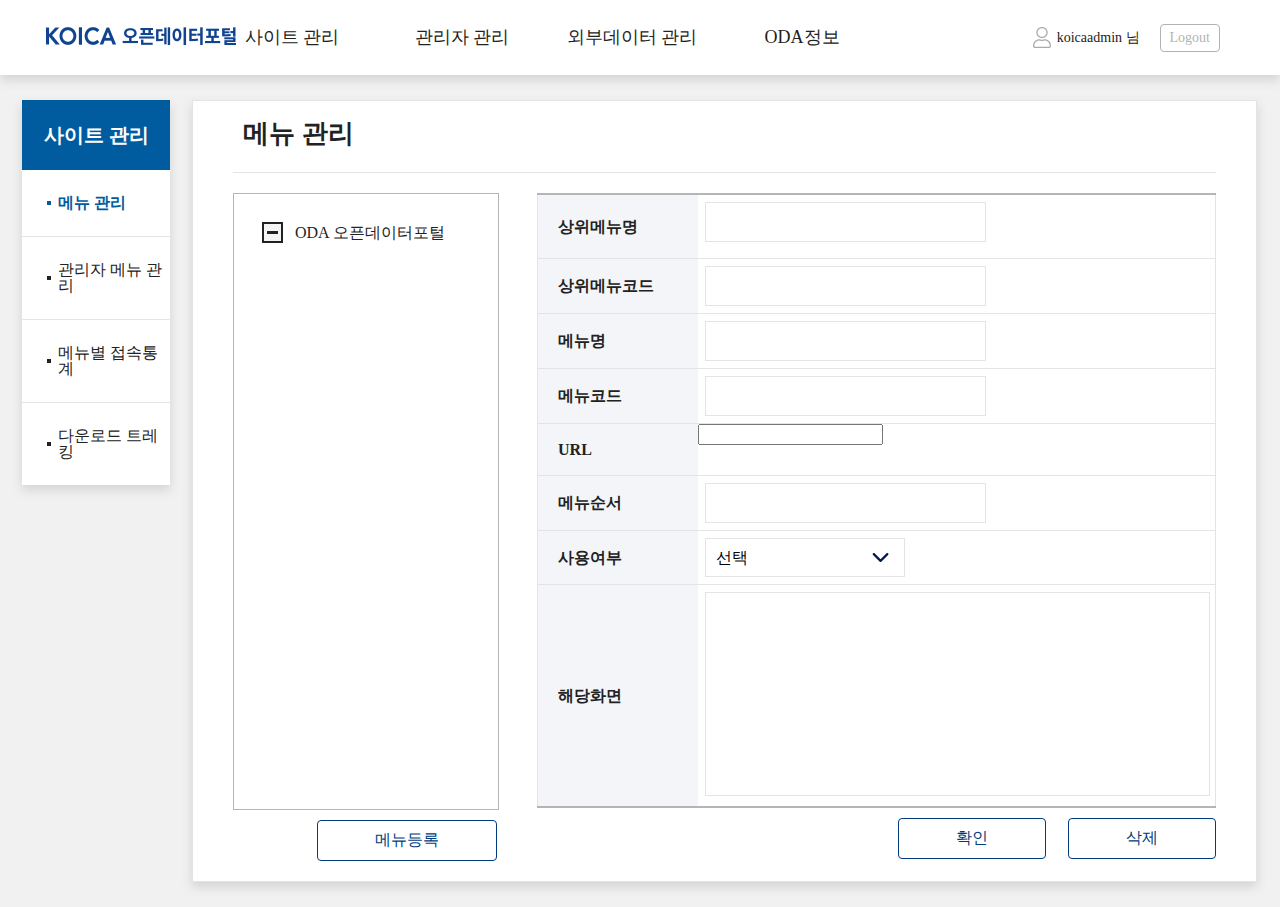
<file: index.html>
<!DOCTYPE html>
<html lang="ko">
<head>
    <meta charset="UTF-8">
    <meta http-equiv="X-UA-Compatible" content="IE=edge">
    <meta name="viewport" content="width=device-width, initial-scale=1.0">
    <title>사이트 관리</title>
    <!-- CDN -->
    <script src='//cdnjs.cloudflare.com/ajax/libs/jquery/3.3.1/jquery.min.js'></script>
    <!-- 로컬소스 -->
    <link href="./assets/css/reset.css" rel="stylesheet">
    <link href="./assets/css/main.css" rel="stylesheet">
    <script src="./assets/js/include.js"></script>
    <script src="./assets/js/main.js"></script>
</head>
<body>
    <div id="main">
        <header id="header"></header>
        <div id="container">
            <nav id="siteNav">
                <div class="nav-inner">
                    <div class="nav-title">
                        <span>사이트 관리</span>
                    </div>
                    <ul class="list">
                        <li class="on"><a href="./index.html"><img src="./assets/images/rectangle_select.png" alt="리스트 아이콘">메뉴 관리</a></li>
                        <li><a href="javascript:void(0)"><img src="./assets/images/rectangle.png" alt="리스트 아이콘">관리자 메뉴 관리</a></li>
                        <li><a href="javascript:void(0)"><img src="./assets/images/rectangle.png" alt="리스트 아이콘">메뉴별 접속통계</a></li>
                        <li><a href="javascript:void(0)"><img src="./assets/images/rectangle.png" alt="리스트 아이콘">다운로드 트레킹</a></li>
                    </ul>
                </div>
            </nav>
            <section id="siteManage">
                <div class="menu-manage">
                    <div class="title">
                        <strong>메뉴 관리</strong>
                    </div>
                    <div class="menu-container">
                        <div class="accordion-menu">
                            <div class="accordion-inner">
                                <ul class="list">
                                    <li>
                                        <div class="list-item item-01"><p><img src="./assets/images/list_icon.png" alt="리스트 아이콘">ODA 오픈데이터포털</p></div>
                                        <div class="list-item item-02 off"><p><img src="./assets/images/list_icon.png" alt="리스트 아이콘">국가별 개발협력 동향(사용)</p></div>
                                        <div class="list-item item-03 off">
                                            <p><img src="./assets/images/list_icon.png" alt="리스트 아이콘">국별개항(사용)</p>
                                            <p><img src="./assets/images/list_icon.png" alt="리스트 아이콘">개발협력동향(사용)</p>
                                        </div>
                                    </li>
                                </ul>
                            </div>
                            <div class="btn-wrap">
                                <button type="button">메뉴등록</button>
                            </div>
                        </div>
                        <form class="menu-table">
                            <table>
                                <tr>
                                    <th><label for="topMenu">상위메뉴명</label></th>
                                    <td><input type="text" id="topMenu"></td>
                                </tr>
                                <tr>
                                    <th><label for="topMenuCode">상위메뉴코드</label></th>
                                    <td><input type="text" id="topMenuCode"></td>
                                </tr>
                                <tr>
                                    <th><label for="menuName">메뉴명</label></th>
                                    <td><input type="text" id="menuName"></td>
                                </tr>
                                <tr>
                                    <th><label for="menuCode">메뉴코드</label></th>
                                    <td><input type="text" id="menuCode"></td>
                                </tr>
                                <tr>
                                    <th><label for="url">URL</label></th>
                                    <td><input type="url" id="url"></td>
                                </tr>
                                <tr>
                                    <th><label for="menuOrder">메뉴순서</label></th>
                                    <td><input type="text" id="menuOrder"></td>
                                </tr>
                                <tr>
                                    <th><label for="useNot">사용여부</label></th>
                                    <td>
                                        <select id="useNot">
                                            <option disabled selected hidden>선택</option>
                                            <option>사용</option>
                                            <option>중지</option>
                                        </select>
                                    </td>
                                </tr>
                                <tr>
                                    <th><label for="selectScreen">해당화면</label></th>
                                    <td><textarea id="selectScreen"></textarea></td>
                                </tr>
                            </table>
                            <div class="btn-wrap">
                                <button type="submit">확인</button>
                                <button type="reset">삭제</button>
                            </div>
                        </form>
                    </div>
                </div>
            </section>
        </div>
    </div>
</body>
</html>
</file>
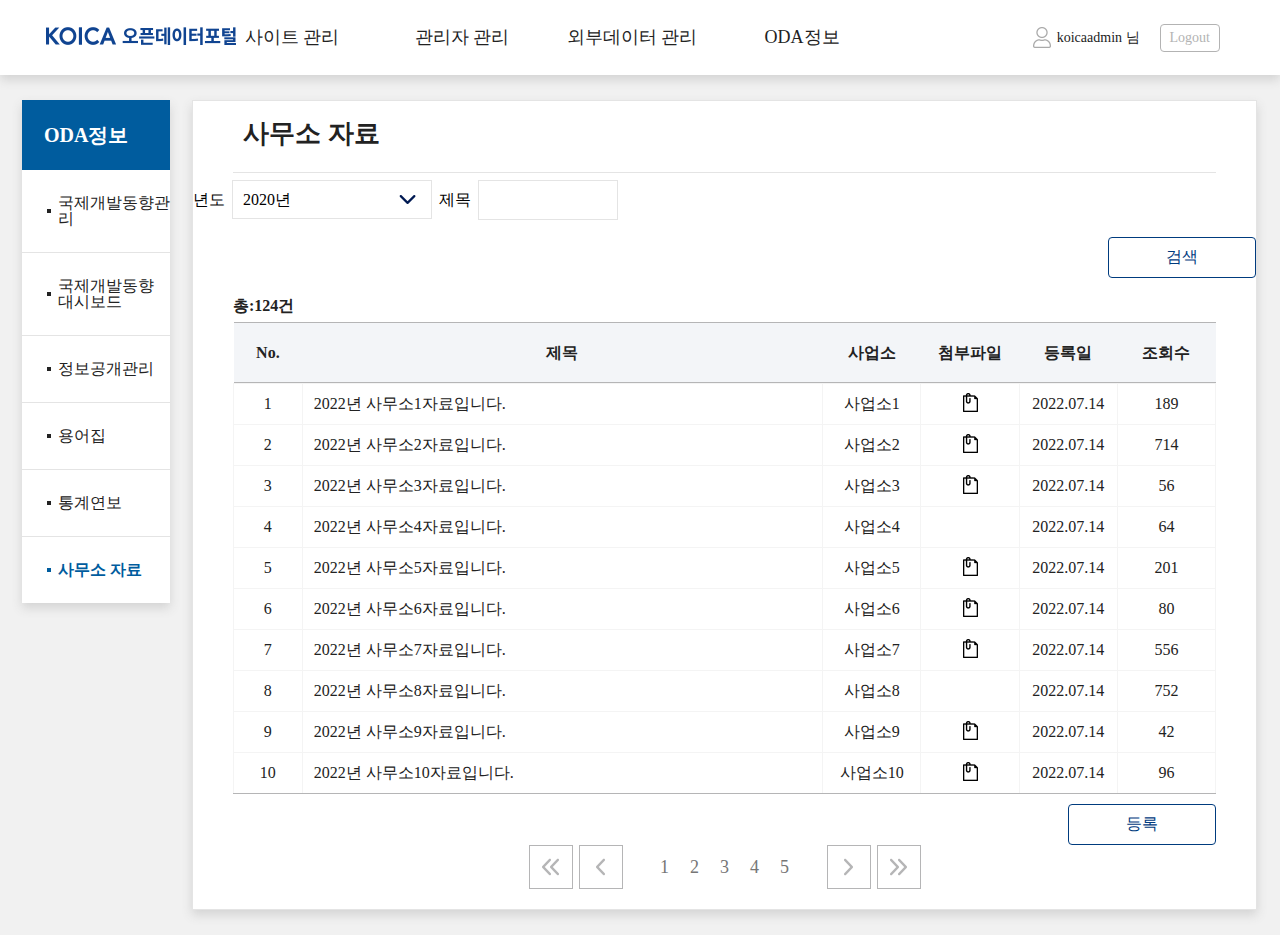
<file: html/sub/oda.html>
<!DOCTYPE html>
<html lang="en">
<head>
    <meta charset="UTF-8">
    <meta http-equiv="X-UA-Compatible" content="IE=edge">
    <meta name="viewport" content="width=device-width, initial-scale=1.0">
    <title>ODA정보</title>
        <!-- CDN -->
        <script src='//cdnjs.cloudflare.com/ajax/libs/jquery/3.3.1/jquery.min.js'></script>
        <!-- 로컬소스 -->
        <link href="../../assets/css/reset.css" rel="stylesheet">
        <link href="../../assets/css/sub.css" rel="stylesheet">
        <script src="../../assets/js/include.js"></script>
</head>
<body>
    <div id="main">
        <header id="header"></header>
        <div id="container">
            <nav id="siteNav">
                <div class="nav-inner">
                    <div class="nav-title">
                        <span>ODA정보</span>
                    </div>
                    <ul class="list">
                        <li><a href="../sub/oda.html"><img src="../../assets/images/rectangle.png" alt="리스트 아이콘">국제개발동향관리</a></li>
                        <li><a href="javascript:void(0)"><img src="../../assets/images/rectangle.png" alt="리스트 아이콘">국제개발동향 대시보드</a></li>
                        <li><a href="javascript:void(0)"><img src="../../assets/images/rectangle.png" alt="리스트 아이콘">정보공개관리</a></li>
                        <li><a href="javascript:void(0)"><img src="../../assets/images/rectangle.png" alt="리스트 아이콘">용어집</a></li>
                        <li><a href="javascript:void(0)"><img src="../../assets/images/rectangle.png" alt="리스트 아이콘">통계연보</a></li>
                        <li class="on"><a href="javascript:void(0)"><img src="../../assets/images/rectangle_select.png" alt="리스트 아이콘">사무소 자료</a></li>
                    </ul>
                </div>
            </nav>
            <section id="odaInform">
                <div class="office-data">
                    <div class="title">
                        <strong>사무소 자료</strong>
                    </div>
                    <div class="search">
                        <table class="search-tb">
                            <caption>리스트</caption>
                            <tbody>
                                <tr>
                                    <th><label for="year">년도</label></th>
                                    <td>
                                        <select id="year">
                                            <option selected>2020년</option>
                                            <option>2019년</option>
                                            <option>2018년</option>
                                        </select>
                                    </td>
                                    <th><label for="name">제목</label></th>
                                    <td><input type="text" id="name"></td>
                                </tr>
                            </tbody>
                        </table>
                        <div class="btn-wrap">
                            <button type="button">검색</button>
                        </div>
                    </div>
                    <div class="result">
                        <span>총:124건</span>
                        <table class="result-tb">
                            <caption>리스트</caption>
                            <colgroup>
                                <col width="7%"/>
                                <col width="53%"/>
                                <col width="10%"/>
                                <col width="10%"/>
                                <col width="10%"/>
                                <col width="10%"/>
                            </colgroup>
                            <thead>
                                <tr>
                                    <th>No.</th>
                                    <th>제목</th>
                                    <th>사업소</th>
                                    <th>첨부파일</th>
                                    <th>등록일</th>
                                    <th>조회수</th>
                                </tr>
                            </thead>
                            <tbody>
                                <tr>
                                    <td>1</td>
                                    <td><a href="javascript:void(0)">2022년 사무소1자료입니다.</a></td>
                                    <td>사업소1</td>
                                    <td><img src="../../assets/images/file_icon.png" alt="파일 아이콘"></td>
                                    <td>2022.07.14</td>
                                    <td>189</td>
                                </tr>
                                <tr>
                                    <td>2</td>
                                    <td><a href="javascript:void(0)">2022년 사무소2자료입니다.</a></td>
                                    <td>사업소2</td>
                                    <td><img src="../../assets/images/file_icon.png" alt="파일 아이콘"></td>
                                    <td>2022.07.14</td>
                                    <td>714</td>
                                </tr>
                                <tr>
                                    <td>3</td>
                                    <td><a href="javascript:void(0)">2022년 사무소3자료입니다.</a></td>
                                    <td>사업소3</td>
                                    <td><img src="../../assets/images/file_icon.png" alt="파일 아이콘"></td>
                                    <td>2022.07.14</td>
                                    <td>56</td>
                                </tr>
                                <tr>
                                    <td>4</td>
                                    <td><a href="javascript:void(0)">2022년 사무소4자료입니다.</a></td>
                                    <td>사업소4</td>
                                    <td></td>
                                    <td>2022.07.14</td>
                                    <td>64</td>
                                </tr>
                                <tr>
                                    <td>5</td>
                                    <td><a href="javascript:void(0)">2022년 사무소5자료입니다.</a></td>
                                    <td>사업소5</td>
                                    <td><img src="../../assets/images/file_icon.png" alt="파일 아이콘"></td>
                                    <td>2022.07.14</td>
                                    <td>201</td>
                                </tr>
                                <tr>
                                    <td>6</td>
                                    <td><a href="javascript:void(0)">2022년 사무소6자료입니다.</a></td>
                                    <td>사업소6</td>
                                    <td><img src="../../assets/images/file_icon.png" alt="파일 아이콘"></td>
                                    <td>2022.07.14</td>
                                    <td>80</td>
                                </tr>
                                <tr>
                                    <td>7</td>
                                    <td><a href="javascript:void(0)">2022년 사무소7자료입니다.</a></td>
                                    <td>사업소7</td>
                                    <td><img src="../../assets/images/file_icon.png" alt="파일 아이콘"></td>
                                    <td>2022.07.14</td>
                                    <td>556</td>
                                </tr>
                                <tr>
                                    <td>8</td>
                                    <td><a href="javascript:void(0)">2022년 사무소8자료입니다.</a></td>
                                    <td>사업소8</td>
                                    <td></td>
                                    <td>2022.07.14</td>
                                    <td>752</td>
                                </tr>
                                <tr>
                                    <td>9</td>
                                    <td><a href="javascript:void(0)">2022년 사무소9자료입니다.</a></td>
                                    <td>사업소9</td>
                                    <td><img src="../../assets/images/file_icon.png" alt="파일 아이콘"></td>
                                    <td>2022.07.14</td>
                                    <td>42</td>
                                </tr>
                                <tr>
                                    <td>10</td>
                                    <td><a href="javascript:void(0)">2022년 사무소10자료입니다.</a></td>
                                    <td>사업소10</td>
                                    <td><img src="../../assets/images/file_icon.png" alt="파일 아이콘"></td>
                                    <td>2022.07.14</td>
                                    <td>96</td>
                                </tr>
                            </tbody>
                        </table>
                        <div class="btn-wrap">
                            <button type="button">등록</button>
                        </div>
                    </div>
                    <div class="page">
                        <div class="btn-wrap">
                            <button type="button"><img src="../../assets/images/first_arrow.png" alt="첫 페이지 버튼"></button>
                            <button type="button"><img src="../../assets/images/prev_arrow.png" alt="이전 버튼"></button>
                        </div>
                        <ul>
                            <li><a href="javascript:void(0)">1</a></li>
                            <li><a href="javascript:void(0)">2</a></li>
                            <li><a href="javascript:void(0)">3</a></li>
                            <li><a href="javascript:void(0)">4</a></li>
                            <li><a href="javascript:void(0)">5</a></li>
                        </ul>
                        <div class="btn-wrap">
                            <button type="button"><img src="../../assets/images/next_arrow.png" alt="다음 버튼"></button>
                            <button type="button"><img src="../../assets/images/end_arrow.png" alt="마지막 페이지 버튼"></button>
                        </div>
                    </div>
                </div>
            </section>
        </div>
    </div>
</body>
</html>
</file>
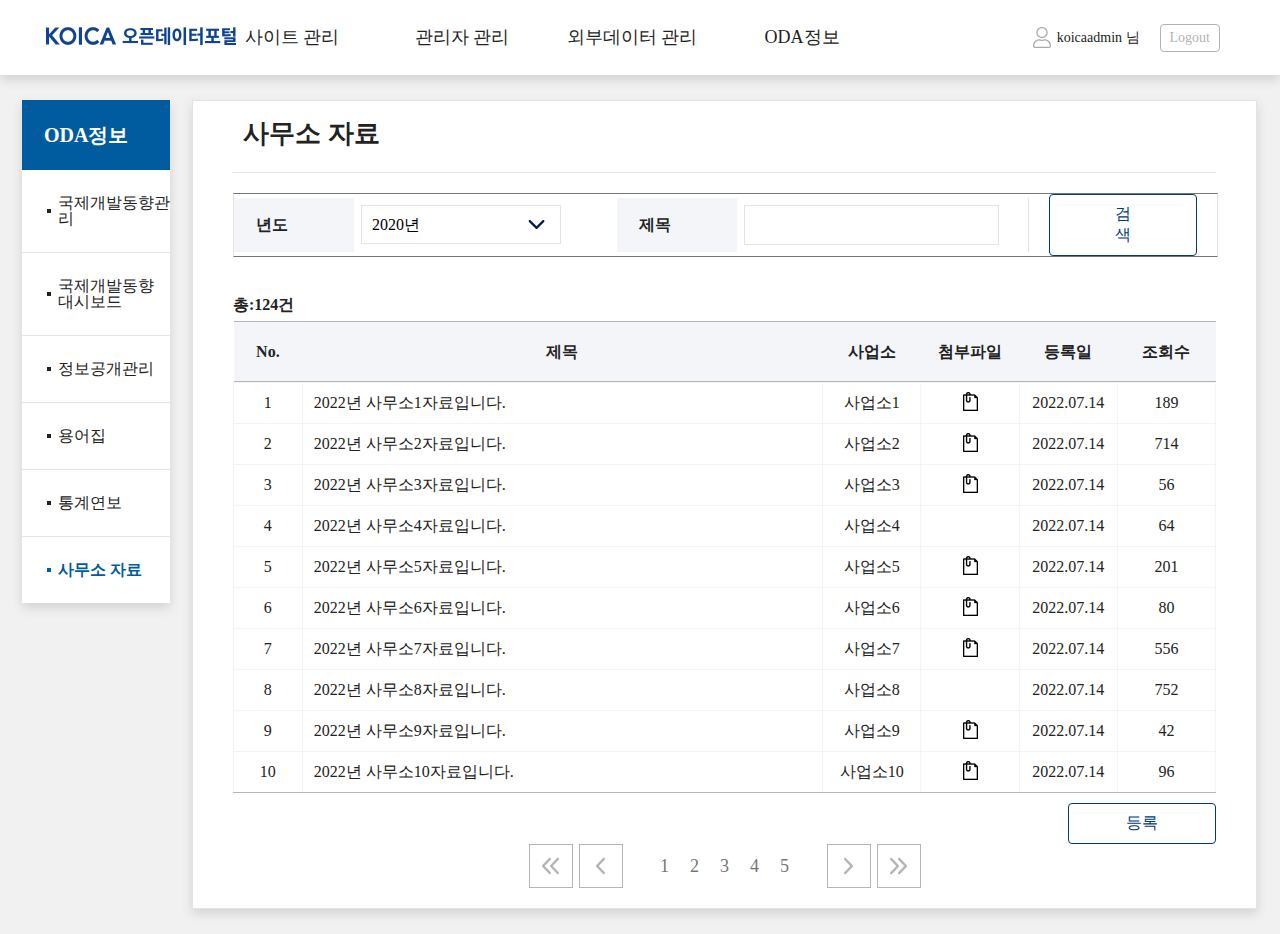
<file: html/sub/oda06.html>
<!DOCTYPE html>
<html lang="en">
<head>
    <meta charset="UTF-8">
    <meta http-equiv="X-UA-Compatible" content="IE=edge">
    <meta name="viewport" content="width=device-width, initial-scale=1.0">
    <title>ODA정보</title>
        <!-- CDN -->
        <script src='//cdnjs.cloudflare.com/ajax/libs/jquery/3.3.1/jquery.min.js'></script>
        <!-- 로컬소스 -->
        <link href="../../assets/css/reset.css" rel="stylesheet">
        <link href="../../assets/css/sub.css" rel="stylesheet">
        <script src="../../assets/js/include.js"></script>
</head>
<body>
    <div id="main">
        <header id="header"></header>
        <div id="container">
            <nav id="siteNav">
                <div class="nav-inner">
                    <div class="nav-title">
                        <span>ODA정보</span>
                    </div>
                    <ul class="list">
                        <li><a href="../sub/oda01.html"><img src="../../assets/images/rectangle.png" alt="리스트 아이콘">국제개발동향관리</a></li>
                        <li><a href="javascript:void(0)"><img src="../../assets/images/rectangle.png" alt="리스트 아이콘">국제개발동향 대시보드</a></li>
                        <li><a href="javascript:void(0)"><img src="../../assets/images/rectangle.png" alt="리스트 아이콘">정보공개관리</a></li>
                        <li><a href="javascript:void(0)"><img src="../../assets/images/rectangle.png" alt="리스트 아이콘">용어집</a></li>
                        <li><a href="javascript:void(0)"><img src="../../assets/images/rectangle.png" alt="리스트 아이콘">통계연보</a></li>
                        <li class="on"><a href="../sub/oda06.html"><img src="../../assets/images/rectangle_select.png" alt="리스트 아이콘">사무소 자료</a></li>
                    </ul>
                </div>
            </nav>
            <section id="odaInform">
                <div class="office-data">
                    <div class="title">
                        <strong>사무소 자료</strong>
                    </div>
                    <div class="search-06">
                        <table class="search-tb">
                            <caption>리스트</caption>
                            <tbody>
                                <tr>
                                    <th><label for="year">년도</label></th>
                                    <td>
                                        <select id="year">
                                            <option selected>2020년</option>
                                            <option>2019년</option>
                                            <option>2018년</option>
                                        </select>
                                    </td>
                                    <th><label for="name">제목</label></th>
                                    <td><input type="text" id="name"></td>
                                </tr>
                            </tbody>
                        </table>
                        <div class="btn-wrap">
                            <button type="button">검색</button>
                        </div>
                    </div>
                    <div class="result">
                        <span>총:124건</span>
                        <table class="result-tb">
                            <caption>리스트</caption>
                            <colgroup>
                                <col width="7%"/>
                                <col width="53%"/>
                                <col width="10%"/>
                                <col width="10%"/>
                                <col width="10%"/>
                                <col width="10%"/>
                            </colgroup>
                            <thead>
                                <tr>
                                    <th>No.</th>
                                    <th>제목</th>
                                    <th>사업소</th>
                                    <th>첨부파일</th>
                                    <th>등록일</th>
                                    <th>조회수</th>
                                </tr>
                            </thead>
                            <tbody>
                                <tr>
                                    <td>1</td>
                                    <td><a href="javascript:void(0)">2022년 사무소1자료입니다.</a></td>
                                    <td>사업소1</td>
                                    <td><img src="../../assets/images/file_icon.png" alt="파일 아이콘"></td>
                                    <td>2022.07.14</td>
                                    <td>189</td>
                                </tr>
                                <tr>
                                    <td>2</td>
                                    <td><a href="javascript:void(0)">2022년 사무소2자료입니다.</a></td>
                                    <td>사업소2</td>
                                    <td><img src="../../assets/images/file_icon.png" alt="파일 아이콘"></td>
                                    <td>2022.07.14</td>
                                    <td>714</td>
                                </tr>
                                <tr>
                                    <td>3</td>
                                    <td><a href="javascript:void(0)">2022년 사무소3자료입니다.</a></td>
                                    <td>사업소3</td>
                                    <td><img src="../../assets/images/file_icon.png" alt="파일 아이콘"></td>
                                    <td>2022.07.14</td>
                                    <td>56</td>
                                </tr>
                                <tr>
                                    <td>4</td>
                                    <td><a href="javascript:void(0)">2022년 사무소4자료입니다.</a></td>
                                    <td>사업소4</td>
                                    <td></td>
                                    <td>2022.07.14</td>
                                    <td>64</td>
                                </tr>
                                <tr>
                                    <td>5</td>
                                    <td><a href="javascript:void(0)">2022년 사무소5자료입니다.</a></td>
                                    <td>사업소5</td>
                                    <td><img src="../../assets/images/file_icon.png" alt="파일 아이콘"></td>
                                    <td>2022.07.14</td>
                                    <td>201</td>
                                </tr>
                                <tr>
                                    <td>6</td>
                                    <td><a href="javascript:void(0)">2022년 사무소6자료입니다.</a></td>
                                    <td>사업소6</td>
                                    <td><img src="../../assets/images/file_icon.png" alt="파일 아이콘"></td>
                                    <td>2022.07.14</td>
                                    <td>80</td>
                                </tr>
                                <tr>
                                    <td>7</td>
                                    <td><a href="javascript:void(0)">2022년 사무소7자료입니다.</a></td>
                                    <td>사업소7</td>
                                    <td><img src="../../assets/images/file_icon.png" alt="파일 아이콘"></td>
                                    <td>2022.07.14</td>
                                    <td>556</td>
                                </tr>
                                <tr>
                                    <td>8</td>
                                    <td><a href="javascript:void(0)">2022년 사무소8자료입니다.</a></td>
                                    <td>사업소8</td>
                                    <td></td>
                                    <td>2022.07.14</td>
                                    <td>752</td>
                                </tr>
                                <tr>
                                    <td>9</td>
                                    <td><a href="javascript:void(0)">2022년 사무소9자료입니다.</a></td>
                                    <td>사업소9</td>
                                    <td><img src="../../assets/images/file_icon.png" alt="파일 아이콘"></td>
                                    <td>2022.07.14</td>
                                    <td>42</td>
                                </tr>
                                <tr>
                                    <td>10</td>
                                    <td><a href="javascript:void(0)">2022년 사무소10자료입니다.</a></td>
                                    <td>사업소10</td>
                                    <td><img src="../../assets/images/file_icon.png" alt="파일 아이콘"></td>
                                    <td>2022.07.14</td>
                                    <td>96</td>
                                </tr>
                            </tbody>
                        </table>
                        <div class="btn-wrap">
                            <button type="button">등록</button>
                        </div>
                    </div>
                    <div class="page">
                        <div class="btn-wrap">
                            <button type="button"><img src="../../assets/images/first_arrow.png" alt="첫 페이지 버튼"></button>
                            <button type="button"><img src="../../assets/images/prev_arrow.png" alt="이전 버튼"></button>
                        </div>
                        <ul>
                            <li><a href="javascript:void(0)">1</a></li>
                            <li><a href="javascript:void(0)">2</a></li>
                            <li><a href="javascript:void(0)">3</a></li>
                            <li><a href="javascript:void(0)">4</a></li>
                            <li><a href="javascript:void(0)">5</a></li>
                        </ul>
                        <div class="btn-wrap">
                            <button type="button"><img src="../../assets/images/next_arrow.png" alt="다음 버튼"></button>
                            <button type="button"><img src="../../assets/images/end_arrow.png" alt="마지막 페이지 버튼"></button>
                        </div>
                    </div>
                </div>
            </section>
        </div>
    </div>
</body>
</html>
</file>
<file: assets/css/main.css>
html {
  font-size: 10px;
}

body {
  font-size: 1.6rem;
  background-color: #f1f1f1;
}

/* font */
/* color */
#main {
  min-height: 100vh;
}
#main #container {
  width: 100%;
  display: flex;
  flex-direction: row;
  justify-content: center;
  align-items: flex-start;
}
#main #container #siteNav {
  width: 15%;
  height: 100%;
  background: #f1f1f1;
}
#main #container #siteNav .nav-inner {
  width: calc(100% - 4.4rem);
  margin: 2.5rem 2.2rem 0 2.2rem;
  box-shadow: 0 5px 10px #d3d3d3;
}
#main #container #siteNav .nav-inner .nav-title {
  width: 100%;
  height: 7rem;
  line-height: 7rem;
  background: #005c9e;
  color: #fff;
}
#main #container #siteNav .nav-inner .nav-title span {
  padding-left: 2.2rem;
  font-family: "Pretendard";
  font-weight: 700;
  font-size: 2rem;
}
#main #container #siteNav .nav-inner .list {
  width: 100%;
}
#main #container #siteNav .nav-inner .list li {
  width: 100%;
  padding: 2.5rem 0;
  background: #fff;
}
#main #container #siteNav .nav-inner .list li.on a {
  color: #005c9e;
  font-weight: 700;
}
#main #container #siteNav .nav-inner .list li:not(:last-child) {
  border-bottom: 1px solid #e4e4e4;
}
#main #container #siteNav .nav-inner .list li a {
  display: flex;
  flex-direction: row;
  justify-content: flex-start;
  align-items: center;
  gap: 0.7rem;
  margin-left: 2.5rem;
  font-family: "Pretendard";
  font-weight: 400;
  font-size: 1.6rem;
  color: #222222;
}

caption {
  position: absolute;
  clip: rect(0 0 0 0);
  width: 1px;
  height: 1px;
  margin: -1px;
  overflow: hidden;
}

.hidden {
  position: absolute;
  clip: rect(0 0 0 0);
  width: 1px;
  height: 1px;
  margin: -1px;
  overflow: hidden;
}

.border-top-left {
  border-radius: 10px 0 0 0;
}

.border-top-right {
  border-radius: 0 10px 0 0;
}

.border-bottom-right {
  border-radius: 0 0 10px 0;
}

.border-bottom-left {
  border-radius: 0 0 0 10px;
}

.btn-wrap {
  padding-top: 1rem;
  display: flex;
  flex-direction: row;
  justify-content: flex-end;
  align-items: center;
  gap: 2.2rem;
}
.btn-wrap button {
  background: #fff;
  border: 1px solid #003b7e;
  border-radius: 0.4rem;
  font-family: "Pretendard";
  font-size: 1.6rem;
  font-weight: 400;
  color: #003b7e;
  font-size: 1.6rem;
  padding: 0.9rem 5.7rem;
  cursor: pointer;
}
.btn-wrap button:hover {
  background: #003b7e;
  color: #fff;
  transition: all 0.1s ease-in;
}

.page .btn-wrap {
  padding: 0;
  display: flex;
  flex-direction: row;
  justify-content: center;
  align-items: center;
  gap: 0.6rem;
}
.page .btn-wrap button {
  width: 4.4rem;
  height: 4.4rem;
  background: #fff;
  border: 1px solid #b5b5b6;
  border-radius: 0;
  padding: 0;
  display: flex;
  flex-direction: row;
  justify-content: center;
  align-items: center;
  cursor: pointer;
}
.page .btn-wrap button img {
  height: 1.8rem;
}

td {
  font-weight: 400;
  height: 100%;
}
td input[type=text] {
  font-family: "Pretendard";
  font-weight: 400;
  font-size: 1.6rem;
  width: 50%;
  height: calc(100% - 3.4rem);
  margin: 0.7rem;
  border: 1px solid #e4e4e4;
  padding: 1rem;
}
td input[type=text]:focus {
  border-color: #e4e4e4;
  box-shadow: 0 0 1px 1px #000;
  color: #222;
  outline: none;
}
td select {
  position: relative;
  font-family: "Pretendard";
  font-weight: 400;
  font-size: 1.6rem;
  height: calc(100% - 1.4rem);
  margin: 0.7rem;
  padding: 1rem;
  width: 20rem;
  -o-appearance: none;
  -webkit-appearance: none;
  -moz-appearance: none;
  appearance: none;
  background: url(../images/arrow.png) calc(100% - 1.5rem) center no-repeat #fff;
  background-size: 1.7rem 0.9rem;
  border: 1px solid #e4e4e4;
  outline: none;
}
td select:focus {
  border-color: #e4e4e4;
  box-shadow: 0 0 1px 1px #039bd9;
  color: #222;
  outline: none;
}

#datepicker01, #datepicker02 {
  background: url("../../../assets/images/calendar.png") no-repeat 95%;
  background-size: 2.2rem;
  cursor: pointer;
}

.expose {
  display: flex;
  flex-direction: row;
  justify-content: center;
  align-items: center;
}
.expose input[type=radio] {
  width: 2rem;
  height: 2rem;
  margin: 0 1rem 0 0;
}

html {
  font-size: 10px;
}

body {
  font-size: 1.6rem;
  background-color: #f1f1f1;
}

/* font */
/* color */
#main {
  min-height: 100vh;
}
#main #container {
  width: 100%;
  display: flex;
  flex-direction: row;
  justify-content: center;
  align-items: flex-start;
}
#main #container #siteNav {
  width: 15%;
  height: 100%;
  background: #f1f1f1;
}
#main #container #siteNav .nav-inner {
  width: calc(100% - 4.4rem);
  margin: 2.5rem 2.2rem 0 2.2rem;
  box-shadow: 0 5px 10px #d3d3d3;
}
#main #container #siteNav .nav-inner .nav-title {
  width: 100%;
  height: 7rem;
  line-height: 7rem;
  background: #005c9e;
  color: #fff;
}
#main #container #siteNav .nav-inner .nav-title span {
  padding-left: 2.2rem;
  font-family: "Pretendard";
  font-weight: 700;
  font-size: 2rem;
}
#main #container #siteNav .nav-inner .list {
  width: 100%;
}
#main #container #siteNav .nav-inner .list li {
  width: 100%;
  padding: 2.5rem 0;
  background: #fff;
}
#main #container #siteNav .nav-inner .list li.on a {
  color: #005c9e;
  font-weight: 700;
}
#main #container #siteNav .nav-inner .list li:not(:last-child) {
  border-bottom: 1px solid #e4e4e4;
}
#main #container #siteNav .nav-inner .list li a {
  display: flex;
  flex-direction: row;
  justify-content: flex-start;
  align-items: center;
  gap: 0.7rem;
  margin-left: 2.5rem;
  font-family: "Pretendard";
  font-weight: 400;
  font-size: 1.6rem;
  color: #222222;
}

caption {
  position: absolute;
  clip: rect(0 0 0 0);
  width: 1px;
  height: 1px;
  margin: -1px;
  overflow: hidden;
}

.hidden {
  position: absolute;
  clip: rect(0 0 0 0);
  width: 1px;
  height: 1px;
  margin: -1px;
  overflow: hidden;
}

.border-top-left {
  border-radius: 10px 0 0 0;
}

.border-top-right {
  border-radius: 0 10px 0 0;
}

.border-bottom-right {
  border-radius: 0 0 10px 0;
}

.border-bottom-left {
  border-radius: 0 0 0 10px;
}

.btn-wrap {
  padding-top: 1rem;
  display: flex;
  flex-direction: row;
  justify-content: flex-end;
  align-items: center;
  gap: 2.2rem;
}
.btn-wrap button {
  background: #fff;
  border: 1px solid #003b7e;
  border-radius: 0.4rem;
  font-family: "Pretendard";
  font-size: 1.6rem;
  font-weight: 400;
  color: #003b7e;
  font-size: 1.6rem;
  padding: 0.9rem 5.7rem;
  cursor: pointer;
}
.btn-wrap button:hover {
  background: #003b7e;
  color: #fff;
  transition: all 0.1s ease-in;
}

.page .btn-wrap {
  padding: 0;
  display: flex;
  flex-direction: row;
  justify-content: center;
  align-items: center;
  gap: 0.6rem;
}
.page .btn-wrap button {
  width: 4.4rem;
  height: 4.4rem;
  background: #fff;
  border: 1px solid #b5b5b6;
  border-radius: 0;
  padding: 0;
  display: flex;
  flex-direction: row;
  justify-content: center;
  align-items: center;
  cursor: pointer;
}
.page .btn-wrap button img {
  height: 1.8rem;
}

td {
  font-weight: 400;
  height: 100%;
}
td input[type=text] {
  font-family: "Pretendard";
  font-weight: 400;
  font-size: 1.6rem;
  width: 50%;
  height: calc(100% - 3.4rem);
  margin: 0.7rem;
  border: 1px solid #e4e4e4;
  padding: 1rem;
}
td input[type=text]:focus {
  border-color: #e4e4e4;
  box-shadow: 0 0 1px 1px #000;
  color: #222;
  outline: none;
}
td select {
  position: relative;
  font-family: "Pretendard";
  font-weight: 400;
  font-size: 1.6rem;
  height: calc(100% - 1.4rem);
  margin: 0.7rem;
  padding: 1rem;
  width: 20rem;
  -o-appearance: none;
  -webkit-appearance: none;
  -moz-appearance: none;
  appearance: none;
  background: url(../images/arrow.png) calc(100% - 1.5rem) center no-repeat #fff;
  background-size: 1.7rem 0.9rem;
  border: 1px solid #e4e4e4;
  outline: none;
}
td select:focus {
  border-color: #e4e4e4;
  box-shadow: 0 0 1px 1px #039bd9;
  color: #222;
  outline: none;
}

#datepicker01, #datepicker02 {
  background: url("../../../assets/images/calendar.png") no-repeat 95%;
  background-size: 2.2rem;
  cursor: pointer;
}

.expose {
  display: flex;
  flex-direction: row;
  justify-content: center;
  align-items: center;
}
.expose input[type=radio] {
  width: 2rem;
  height: 2rem;
  margin: 0 1rem 0 0;
}

#header {
  width: 100%;
  height: 7.5rem;
  position: relative;
  z-index: 1;
}
#header .inner {
  width: calc(100% - 10.6rem);
  height: 100%;
  display: flex;
  flex-direction: row;
  justify-content: flex-start;
  align-items: center;
  padding-left: 4.6rem;
  padding-right: 6rem;
  background: #fff;
  box-shadow: 0 5px 10px #d3d3d3;
}
#header .inner .logo {
  width: 15%;
}
#header .inner .logo a img {
  width: 19rem;
  height: 1.9rem;
}
#header .inner .gnb-area {
  width: 100%;
  display: flex;
  flex-direction: row;
  justify-content: space-between;
  align-items: center;
}
#header .inner .gnb-area .gnb {
  display: flex;
  flex-direction: row;
  justify-content: center;
  align-items: center;
  gap: 3rem;
}
#header .inner .gnb-area .gnb li {
  width: 14rem;
  text-align: center;
  line-height: 7.5rem;
  transition: all 1s ease-in-out;
}
#header .inner .gnb-area .gnb li a {
  position: relative;
  width: 100%;
  color: #222222;
  font-family: "Pretendard";
  font-weight: 400;
  font-size: 1.8rem;
}
#header .inner .gnb-area .gnb li a::after {
  position: absolute;
  bottom: 0;
  left: 0;
  content: "";
  display: block;
  width: 0;
  height: 4px;
  background-color: #005c9e;
  opacity: 0;
  transition: all 0.2s ease-in-out;
}
#header .inner .gnb-area .gnb li a:hover {
  font-weight: 700;
}
#header .inner .gnb-area .gnb li a:hover::after {
  opacity: 1;
  width: 100%;
}
#header .inner .gnb-area .login {
  display: flex;
  flex-direction: row;
  justify-content: center;
  align-items: center;
}
#header .inner .gnb-area .login img {
  width: 1.8rme;
  margin-right: 0.6rem;
}
#header .inner .gnb-area .login span {
  font-family: "Pretendard";
  font-weight: 400;
  color: #222222;
  font-size: 1.4rem;
  margin-right: 2rem;
}
#header .inner .gnb-area .login button {
  font-family: "Pretendard";
  font-weight: 400;
  font-size: 1.4rem;
  color: #b3b3b3;
  padding: 0.5rem 0.9rem;
  border-radius: 0.4rem;
  border: 1px solid #b3b3b3;
  background: transparent;
  cursor: pointer;
}

#main #container #siteManage {
  width: 85%;
  background: #f1f1f1;
}
#main #container #siteManage .menu-manage {
  width: calc(100% - 2.5rem);
  min-height: calc(100vh - 14.7rem);
  margin: 2.5rem 2.5rem 2.5rem 0;
  background: #fff;
  box-shadow: 0 5px 10px #d3d3d3;
  border: 1px solid #e4e4e4;
  padding-bottom: 2rem;
}
#main #container #siteManage .menu-manage .title {
  width: calc(100% - 8rem);
  margin: 0 4rem;
  padding: 2rem 0 2.5rem 0;
  border-bottom: 1px solid #e4e4e4;
}
#main #container #siteManage .menu-manage .title strong {
  font-family: "Pretendard";
  font-weight: 700;
  color: #222222;
  font-size: 2.6rem;
  margin-left: 1rem;
}
#main #container #siteManage .menu-manage .menu-container {
  width: calc(100% - 8rem);
  margin: 2rem 4rem 0 4rem;
  display: flex;
  flex-direction: row;
  justify-content: flex-start;
  align-items: flex-start;
  gap: 4rem;
}
#main #container #siteManage .menu-manage .menu-container .accordion-menu {
  width: 28%;
}
#main #container #siteManage .menu-manage .menu-container .accordion-menu .accordion-inner {
  width: 100%;
  border: 1px solid #b5b5b6;
  min-height: 61.5rem;
  background: #fff;
}
#main #container #siteManage .menu-manage .menu-container .accordion-menu .accordion-inner .list {
  width: calc(100% - 2rem);
  padding: 2.3rem 1rem;
}
#main #container #siteManage .menu-manage .menu-container .accordion-menu .accordion-inner .list li {
  width: 100%;
  display: flex;
  flex-direction: column;
  justify-content: flex-start;
  align-items: flex-start;
}
#main #container #siteManage .menu-manage .menu-container .accordion-menu .accordion-inner .list li .list-item {
  width: 100%;
  display: flex;
  flex-direction: column;
  justify-content: flex-start;
  align-items: flex-start;
}
#main #container #siteManage .menu-manage .menu-container .accordion-menu .accordion-inner .list li .list-item.off {
  display: none;
}
#main #container #siteManage .menu-manage .menu-container .accordion-menu .accordion-inner .list li .list-item.item-01 p {
  width: calc(100% - 1.8rem);
  padding-left: 1.8rem;
}
#main #container #siteManage .menu-manage .menu-container .accordion-menu .accordion-inner .list li .list-item.item-02 p {
  width: calc(100% - 3.6rem);
  padding-left: 3.6rem;
}
#main #container #siteManage .menu-manage .menu-container .accordion-menu .accordion-inner .list li .list-item.item-03 p {
  width: calc(100% - 5.4rem);
  padding-left: 5.4rem;
}
#main #container #siteManage .menu-manage .menu-container .accordion-menu .accordion-inner .list li .list-item p {
  width: 100%;
  padding: 0.5rem 0;
  font-family: "Pretendard";
  font-weight: 400;
  font-size: 1.6rem;
  color: #222222;
  display: flex;
  flex-direction: row;
  justify-content: flex-start;
  align-items: center;
  gap: 1.2rem;
}
#main #container #siteManage .menu-manage .menu-container .accordion-menu .accordion-inner .list li .list-item p:hover {
  background: #f4f4f4;
  font-weight: 700;
  transition: all 0.2s ease-in-out;
}
#main #container #siteManage .menu-manage .menu-container .menu-table {
  width: 72%;
}
#main #container #siteManage .menu-manage .menu-container .menu-table table {
  font-family: "Pretendard";
  color: #222222;
  font-size: 1.6rem;
  width: 100%;
  border-top: 2px solid #b5b5b6;
  border-bottom: 2px solid #b5b5b6;
  background: #fff;
  min-height: 61.5rem;
}
#main #container #siteManage .menu-manage .menu-container .menu-table table tr {
  border: 1px solid #e4e4e4;
  height: 5.2rem;
}
#main #container #siteManage .menu-manage .menu-container .menu-table table tr:last-child th {
  height: 21.6rem;
}
#main #container #siteManage .menu-manage .menu-container .menu-table table tr th {
  font-weight: 700;
  background: #f3f5f8;
  text-align: left;
  vertical-align: middle;
  width: 16rem;
}
#main #container #siteManage .menu-manage .menu-container .menu-table table tr th label {
  margin-left: 2rem;
}
#main #container #siteManage .menu-manage .menu-container .menu-table table tr td {
  font-weight: 400;
  height: 100%;
}
#main #container #siteManage .menu-manage .menu-container .menu-table table tr td textarea {
  width: calc(100% - 3.4rem);
  height: 18.2rem;
  font-family: "Pretendard";
  font-weight: 400;
  font-size: 1.6rem;
  margin: 0.7rem;
  border: 1px solid #e4e4e4;
  padding: 1rem;
  resize: none;
}
#main #container #siteManage .menu-manage .menu-container .menu-table table tr td textarea:focus {
  border-color: #e4e4e4;
  box-shadow: 0 0 1px 1px #000;
  color: #222;
  outline: none;
}
#main #container #siteManage .menu-manage .menu-container .menu-table table tr td textarea::-webkit-scrollbar {
  width: 8px;
}
#main #container #siteManage .menu-manage .menu-container .menu-table table tr td textarea::-webkit-scrollbar-track {
  background-color: #fff;
  border-radius: 10px;
}
#main #container #siteManage .menu-manage .menu-container .menu-table table tr td textarea::-webkit-scrollbar-thumb {
  border-radius: 10px;
  background-color: #e4e4e4;
}
</file>
<file: assets/css/sub.css>
html {
  font-size: 10px;
}

body {
  font-size: 1.6rem;
  background-color: #f1f1f1;
}

/* font */
/* color */
#main {
  min-height: 100vh;
}
#main #container {
  width: 100%;
  display: flex;
  flex-direction: row;
  justify-content: center;
  align-items: flex-start;
}
#main #container #siteNav {
  width: 15%;
  height: 100%;
  background: #f1f1f1;
}
#main #container #siteNav .nav-inner {
  width: calc(100% - 4.4rem);
  margin: 2.5rem 2.2rem 0 2.2rem;
  box-shadow: 0 5px 10px #d3d3d3;
}
#main #container #siteNav .nav-inner .nav-title {
  width: 100%;
  height: 7rem;
  line-height: 7rem;
  background: #005c9e;
  color: #fff;
}
#main #container #siteNav .nav-inner .nav-title span {
  padding-left: 2.2rem;
  font-family: "Pretendard";
  font-weight: 700;
  font-size: 2rem;
}
#main #container #siteNav .nav-inner .list {
  width: 100%;
}
#main #container #siteNav .nav-inner .list li {
  width: 100%;
  padding: 2.5rem 0;
  background: #fff;
}
#main #container #siteNav .nav-inner .list li.on a {
  color: #005c9e;
  font-weight: 700;
}
#main #container #siteNav .nav-inner .list li:not(:last-child) {
  border-bottom: 1px solid #e4e4e4;
}
#main #container #siteNav .nav-inner .list li a {
  display: flex;
  flex-direction: row;
  justify-content: flex-start;
  align-items: center;
  gap: 0.7rem;
  margin-left: 2.5rem;
  font-family: "Pretendard";
  font-weight: 400;
  font-size: 1.6rem;
  color: #222222;
}

caption {
  position: absolute;
  clip: rect(0 0 0 0);
  width: 1px;
  height: 1px;
  margin: -1px;
  overflow: hidden;
}

.hidden {
  position: absolute;
  clip: rect(0 0 0 0);
  width: 1px;
  height: 1px;
  margin: -1px;
  overflow: hidden;
}

.border-top-left {
  border-radius: 10px 0 0 0;
}

.border-top-right {
  border-radius: 0 10px 0 0;
}

.border-bottom-right {
  border-radius: 0 0 10px 0;
}

.border-bottom-left {
  border-radius: 0 0 0 10px;
}

.btn-wrap {
  padding-top: 1rem;
  display: flex;
  flex-direction: row;
  justify-content: flex-end;
  align-items: center;
  gap: 2.2rem;
}
.btn-wrap button {
  background: #fff;
  border: 1px solid #003b7e;
  border-radius: 0.4rem;
  font-family: "Pretendard";
  font-size: 1.6rem;
  font-weight: 400;
  color: #003b7e;
  font-size: 1.6rem;
  padding: 0.9rem 5.7rem;
  cursor: pointer;
}
.btn-wrap button:hover {
  background: #003b7e;
  color: #fff;
  transition: all 0.1s ease-in;
}

.page .btn-wrap {
  padding: 0;
  display: flex;
  flex-direction: row;
  justify-content: center;
  align-items: center;
  gap: 0.6rem;
}
.page .btn-wrap button {
  width: 4.4rem;
  height: 4.4rem;
  background: #fff;
  border: 1px solid #b5b5b6;
  border-radius: 0;
  padding: 0;
  display: flex;
  flex-direction: row;
  justify-content: center;
  align-items: center;
  cursor: pointer;
}
.page .btn-wrap button img {
  height: 1.8rem;
}

td {
  font-weight: 400;
  height: 100%;
}
td input[type=text] {
  font-family: "Pretendard";
  font-weight: 400;
  font-size: 1.6rem;
  width: 50%;
  height: calc(100% - 3.4rem);
  margin: 0.7rem;
  border: 1px solid #e4e4e4;
  padding: 1rem;
}
td input[type=text]:focus {
  border-color: #e4e4e4;
  box-shadow: 0 0 1px 1px #000;
  color: #222;
  outline: none;
}
td select {
  position: relative;
  font-family: "Pretendard";
  font-weight: 400;
  font-size: 1.6rem;
  height: calc(100% - 1.4rem);
  margin: 0.7rem;
  padding: 1rem;
  width: 20rem;
  -o-appearance: none;
  -webkit-appearance: none;
  -moz-appearance: none;
  appearance: none;
  background: url(../images/arrow.png) calc(100% - 1.5rem) center no-repeat #fff;
  background-size: 1.7rem 0.9rem;
  border: 1px solid #e4e4e4;
  outline: none;
}
td select:focus {
  border-color: #e4e4e4;
  box-shadow: 0 0 1px 1px #039bd9;
  color: #222;
  outline: none;
}

#datepicker01, #datepicker02 {
  background: url("../../../assets/images/calendar.png") no-repeat 95%;
  background-size: 2.2rem;
  cursor: pointer;
}

.expose {
  display: flex;
  flex-direction: row;
  justify-content: center;
  align-items: center;
}
.expose input[type=radio] {
  width: 2rem;
  height: 2rem;
  margin: 0 1rem 0 0;
}

html {
  font-size: 10px;
}

body {
  font-size: 1.6rem;
  background-color: #f1f1f1;
}

/* font */
/* color */
#main {
  min-height: 100vh;
}
#main #container {
  width: 100%;
  display: flex;
  flex-direction: row;
  justify-content: center;
  align-items: flex-start;
}
#main #container #siteNav {
  width: 15%;
  height: 100%;
  background: #f1f1f1;
}
#main #container #siteNav .nav-inner {
  width: calc(100% - 4.4rem);
  margin: 2.5rem 2.2rem 0 2.2rem;
  box-shadow: 0 5px 10px #d3d3d3;
}
#main #container #siteNav .nav-inner .nav-title {
  width: 100%;
  height: 7rem;
  line-height: 7rem;
  background: #005c9e;
  color: #fff;
}
#main #container #siteNav .nav-inner .nav-title span {
  padding-left: 2.2rem;
  font-family: "Pretendard";
  font-weight: 700;
  font-size: 2rem;
}
#main #container #siteNav .nav-inner .list {
  width: 100%;
}
#main #container #siteNav .nav-inner .list li {
  width: 100%;
  padding: 2.5rem 0;
  background: #fff;
}
#main #container #siteNav .nav-inner .list li.on a {
  color: #005c9e;
  font-weight: 700;
}
#main #container #siteNav .nav-inner .list li:not(:last-child) {
  border-bottom: 1px solid #e4e4e4;
}
#main #container #siteNav .nav-inner .list li a {
  display: flex;
  flex-direction: row;
  justify-content: flex-start;
  align-items: center;
  gap: 0.7rem;
  margin-left: 2.5rem;
  font-family: "Pretendard";
  font-weight: 400;
  font-size: 1.6rem;
  color: #222222;
}

caption {
  position: absolute;
  clip: rect(0 0 0 0);
  width: 1px;
  height: 1px;
  margin: -1px;
  overflow: hidden;
}

.hidden {
  position: absolute;
  clip: rect(0 0 0 0);
  width: 1px;
  height: 1px;
  margin: -1px;
  overflow: hidden;
}

.border-top-left {
  border-radius: 10px 0 0 0;
}

.border-top-right {
  border-radius: 0 10px 0 0;
}

.border-bottom-right {
  border-radius: 0 0 10px 0;
}

.border-bottom-left {
  border-radius: 0 0 0 10px;
}

.btn-wrap {
  padding-top: 1rem;
  display: flex;
  flex-direction: row;
  justify-content: flex-end;
  align-items: center;
  gap: 2.2rem;
}
.btn-wrap button {
  background: #fff;
  border: 1px solid #003b7e;
  border-radius: 0.4rem;
  font-family: "Pretendard";
  font-size: 1.6rem;
  font-weight: 400;
  color: #003b7e;
  font-size: 1.6rem;
  padding: 0.9rem 5.7rem;
  cursor: pointer;
}
.btn-wrap button:hover {
  background: #003b7e;
  color: #fff;
  transition: all 0.1s ease-in;
}

.page .btn-wrap {
  padding: 0;
  display: flex;
  flex-direction: row;
  justify-content: center;
  align-items: center;
  gap: 0.6rem;
}
.page .btn-wrap button {
  width: 4.4rem;
  height: 4.4rem;
  background: #fff;
  border: 1px solid #b5b5b6;
  border-radius: 0;
  padding: 0;
  display: flex;
  flex-direction: row;
  justify-content: center;
  align-items: center;
  cursor: pointer;
}
.page .btn-wrap button img {
  height: 1.8rem;
}

td {
  font-weight: 400;
  height: 100%;
}
td input[type=text] {
  font-family: "Pretendard";
  font-weight: 400;
  font-size: 1.6rem;
  width: 50%;
  height: calc(100% - 3.4rem);
  margin: 0.7rem;
  border: 1px solid #e4e4e4;
  padding: 1rem;
}
td input[type=text]:focus {
  border-color: #e4e4e4;
  box-shadow: 0 0 1px 1px #000;
  color: #222;
  outline: none;
}
td select {
  position: relative;
  font-family: "Pretendard";
  font-weight: 400;
  font-size: 1.6rem;
  height: calc(100% - 1.4rem);
  margin: 0.7rem;
  padding: 1rem;
  width: 20rem;
  -o-appearance: none;
  -webkit-appearance: none;
  -moz-appearance: none;
  appearance: none;
  background: url(../images/arrow.png) calc(100% - 1.5rem) center no-repeat #fff;
  background-size: 1.7rem 0.9rem;
  border: 1px solid #e4e4e4;
  outline: none;
}
td select:focus {
  border-color: #e4e4e4;
  box-shadow: 0 0 1px 1px #039bd9;
  color: #222;
  outline: none;
}

#datepicker01, #datepicker02 {
  background: url("../../../assets/images/calendar.png") no-repeat 95%;
  background-size: 2.2rem;
  cursor: pointer;
}

.expose {
  display: flex;
  flex-direction: row;
  justify-content: center;
  align-items: center;
}
.expose input[type=radio] {
  width: 2rem;
  height: 2rem;
  margin: 0 1rem 0 0;
}

#header {
  width: 100%;
  height: 7.5rem;
  position: relative;
  z-index: 1;
}
#header .inner {
  width: calc(100% - 10.6rem);
  height: 100%;
  display: flex;
  flex-direction: row;
  justify-content: flex-start;
  align-items: center;
  padding-left: 4.6rem;
  padding-right: 6rem;
  background: #fff;
  box-shadow: 0 5px 10px #d3d3d3;
}
#header .inner .logo {
  width: 15%;
}
#header .inner .logo a img {
  width: 19rem;
  height: 1.9rem;
}
#header .inner .gnb-area {
  width: 100%;
  display: flex;
  flex-direction: row;
  justify-content: space-between;
  align-items: center;
}
#header .inner .gnb-area .gnb {
  display: flex;
  flex-direction: row;
  justify-content: center;
  align-items: center;
  gap: 3rem;
}
#header .inner .gnb-area .gnb li {
  width: 14rem;
  text-align: center;
  line-height: 7.5rem;
  transition: all 1s ease-in-out;
}
#header .inner .gnb-area .gnb li a {
  position: relative;
  width: 100%;
  color: #222222;
  font-family: "Pretendard";
  font-weight: 400;
  font-size: 1.8rem;
}
#header .inner .gnb-area .gnb li a::after {
  position: absolute;
  bottom: 0;
  left: 0;
  content: "";
  display: block;
  width: 0;
  height: 4px;
  background-color: #005c9e;
  opacity: 0;
  transition: all 0.2s ease-in-out;
}
#header .inner .gnb-area .gnb li a:hover {
  font-weight: 700;
}
#header .inner .gnb-area .gnb li a:hover::after {
  opacity: 1;
  width: 100%;
}
#header .inner .gnb-area .login {
  display: flex;
  flex-direction: row;
  justify-content: center;
  align-items: center;
}
#header .inner .gnb-area .login img {
  width: 1.8rme;
  margin-right: 0.6rem;
}
#header .inner .gnb-area .login span {
  font-family: "Pretendard";
  font-weight: 400;
  color: #222222;
  font-size: 1.4rem;
  margin-right: 2rem;
}
#header .inner .gnb-area .login button {
  font-family: "Pretendard";
  font-weight: 400;
  font-size: 1.4rem;
  color: #b3b3b3;
  padding: 0.5rem 0.9rem;
  border-radius: 0.4rem;
  border: 1px solid #b3b3b3;
  background: transparent;
  cursor: pointer;
}

#main #container #odaInform {
  width: 85%;
  background: #f1f1f1;
}
#main #container #odaInform .office-data {
  width: calc(100% - 2.5rem);
  min-height: calc(100vh - 14.7rem);
  margin: 2.5rem 2.5rem 2.5rem 0;
  background: #fff;
  box-shadow: 0 5px 10px #d3d3d3;
  border: 1px solid #e4e4e4;
  padding-bottom: 2rem;
}
#main #container #odaInform .office-data .title {
  width: calc(100% - 8rem);
  margin: 0 4rem;
  padding: 2rem 0 2.5rem 0;
  border-bottom: 1px solid #e4e4e4;
}
#main #container #odaInform .office-data .title strong {
  font-family: "Pretendard";
  font-weight: 700;
  color: #222222;
  font-size: 2.6rem;
  margin-left: 1rem;
}
#main #container #odaInform .office-data .search-01 {
  width: calc(100% - 8rem);
  margin: 1rem auto;
  display: flex;
  flex-direction: row;
  justify-content: space-between;
  align-items: center;
  border-top: 1px solid #c4c4c4;
  border-bottom: 1px solid #c4c4c4;
  border-right: 1px solid #e4e4e4;
  border-left: 1px solid #e4e4e4;
}
#main #container #odaInform .office-data .search-01 table {
  width: calc(100% - 18.7rem);
  border-right: 1px solid #e4e4e4;
}
#main #container #odaInform .office-data .search-01 table tbody tr:first-child td:nth-of-type(2) {
  display: flex;
  flex-direction: row;
  justify-content: flex-start;
  align-items: center;
  width: 80%;
}
#main #container #odaInform .office-data .search-01 table tbody tr:nth-child(2) td:nth-of-type(2) {
  display: flex;
  flex-direction: row;
  justify-content: flex-start;
  align-items: center;
  width: 80%;
}
#main #container #odaInform .office-data .search-01 table tbody tr:not(:last-child) {
  border-bottom: 1px solid #e4e4e4;
}
#main #container #odaInform .office-data .search-01 table tbody tr:last-child {
  height: 8.7rem;
}
#main #container #odaInform .office-data .search-01 table tbody tr:last-child td {
  width: 100%;
}
#main #container #odaInform .office-data .search-01 table tbody tr:last-child td input {
  width: 70%;
}
#main #container #odaInform .office-data .search-01 table tbody tr th {
  background: #f3f5f8;
  font-family: "Pretendard";
  font-size: 1.6rem;
  font-weight: 700;
  color: #222222;
  text-align: left;
}
#main #container #odaInform .office-data .search-01 table tbody tr th label {
  margin-left: 2.2rem;
}
#main #container #odaInform .office-data .search-01 table tbody tr td {
  background: #fff;
}
#main #container #odaInform .office-data .search-01 table tbody tr td input {
  width: 70%;
}
#main #container #odaInform .office-data .search-01 .btn-wrap {
  width: calc(100% - (100% - 18.7rem));
  display: flex;
  flex-direction: column;
  justify-content: center;
  align-items: center;
  padding: 0 2rem;
  gap: 0.6rem;
}
#main #container #odaInform .office-data .search-01 .btn-wrap button {
  width: 100%;
  padding: 0.9rem;
}
#main #container #odaInform .office-data .search-06 {
  width: calc(100% - 8rem);
  margin: 2rem 4rem;
  border-top: 1px solid #767676;
  border-bottom: 1px solid #767676;
  border-left: 1px solid #e4e4e4;
  border-right: 1px solid #e4e4e4;
  display: flex;
  flex-direction: row;
  justify-content: space-between;
  align-items: center;
}
#main #container #odaInform .office-data .search-06 .search-tb {
  width: calc(100% - 18.7rem);
  border-right: 1px solid #e4e4e4;
}
#main #container #odaInform .office-data .search-06 .search-tb tbody tr th {
  width: 12rem;
  background: #f3f5f8;
  font-family: "Pretendard";
  font-size: 1.6rem;
  font-weight: 700;
  color: #222222;
  text-align: left;
}
#main #container #odaInform .office-data .search-06 .search-tb tbody tr th label {
  margin-left: 2.2rem;
}
#main #container #odaInform .office-data .search-06 .search-tb tbody tr td {
  background: #fff;
}
#main #container #odaInform .office-data .search-06 .search-tb tbody tr td input {
  width: 80%;
}
#main #container #odaInform .office-data .search-06 .btn-wrap {
  padding: 0 2rem;
}
#main #container #odaInform .office-data .result-01 {
  width: calc(100% - 8rem);
  margin: 0 auto;
  padding-top: 2rem;
  padding-bottom: 4rem;
}
#main #container #odaInform .office-data .result-01 table {
  width: 100%;
  border-collapse: separate;
  border-spacing: 0;
  overflow: hidden;
}
#main #container #odaInform .office-data .result-01 table thead {
  background: #005c9e;
  color: #fff;
  height: 3rem;
}
#main #container #odaInform .office-data .result-01 table thead tr th {
  font-family: "Pretendard";
  font-size: 1.6rem;
  font-weight: 500;
  vertical-align: middle;
}
#main #container #odaInform .office-data .result-01 table tbody tr {
  height: 7rem;
}
#main #container #odaInform .office-data .result-01 table tbody tr.bg-on {
  background: #f3f5f8;
}
#main #container #odaInform .office-data .result-01 table tbody tr td {
  vertical-align: middle;
  text-align: center;
  border: 1px solid #BBBBBB;
  font-family: "Pretendard";
  font-size: 1.4rem;
  color: #222222;
  font-weight: 400;
}
#main #container #odaInform .office-data .result-01 table tbody tr td img {
  width: 12rem;
  height: 12rem;
}
#main #container #odaInform .office-data .result {
  width: calc(100% - 8rem);
  margin: 0 4rem;
  padding-top: 2rem;
}
#main #container #odaInform .office-data .result span {
  font-family: "Pretendard";
  font-size: 1.6rem;
  font-weight: 700;
  color: #222222;
}
#main #container #odaInform .office-data .result .result-tb {
  width: 100%;
  margin-top: 0.8rem;
  border-top: 1px solid #b5b5b6;
  border-bottom: 1px solid #b5b5b6;
}
#main #container #odaInform .office-data .result .result-tb thead {
  height: 6rem;
  background: #f3f5f8;
  border-bottom: 1px solid #b5b5b6;
}
#main #container #odaInform .office-data .result .result-tb thead tr th {
  vertical-align: middle;
  font-family: "Pretendard";
  font-size: 1.6rem;
  font-weight: 700;
  color: #222222;
}
#main #container #odaInform .office-data .result .result-tb tbody {
  background: #fff;
}
#main #container #odaInform .office-data .result .result-tb tbody tr:last-child td {
  border-bottom: 1px solid #b5b5b6;
}
#main #container #odaInform .office-data .result .result-tb tbody tr td {
  border: 1px solid #f4f4f4;
  height: 4rem;
  vertical-align: middle;
  text-align: center;
  font-family: "Pretendard";
  font-size: 1.6rem;
  font-weight: 400;
  color: #222222;
}
#main #container #odaInform .office-data .result .result-tb tbody tr td:nth-child(2) {
  text-align: left;
}
#main #container #odaInform .office-data .result .result-tb tbody tr td:nth-child(2) a {
  margin-left: 1.1rem;
  width: 100%;
  color: #222222;
}
#main #container #odaInform .office-data .page {
  width: 100%;
  display: flex;
  flex-direction: row;
  justify-content: center;
  align-items: center;
}
#main #container #odaInform .office-data .page ul {
  display: flex;
  flex-direction: row;
  justify-content: center;
  align-items: center;
  gap: 1rem;
  padding: 0 3.2rem;
}
#main #container #odaInform .office-data .page ul li {
  width: 2rem;
  text-align: center;
}
#main #container #odaInform .office-data .page ul li a {
  position: relative;
  font-family: "Pretendard";
  font-weight: 400;
  color: #767676;
  font-size: 1.8rem;
}
#main #container #odaInform .office-data .page ul li a::after {
  position: absolute;
  bottom: 0;
  left: 0;
  content: "";
  display: block;
  width: 0;
  height: 1px;
  background: #003b7e;
  opacity: 0;
  transition: all 0.2s ease-in-out;
}
#main #container #odaInform .office-data .page ul li a:hover {
  font-weight: 700;
  color: #003b7e;
}
#main #container #odaInform .office-data .page ul li a:hover::after {
  opacity: 1;
  width: 100%;
}
</file>
